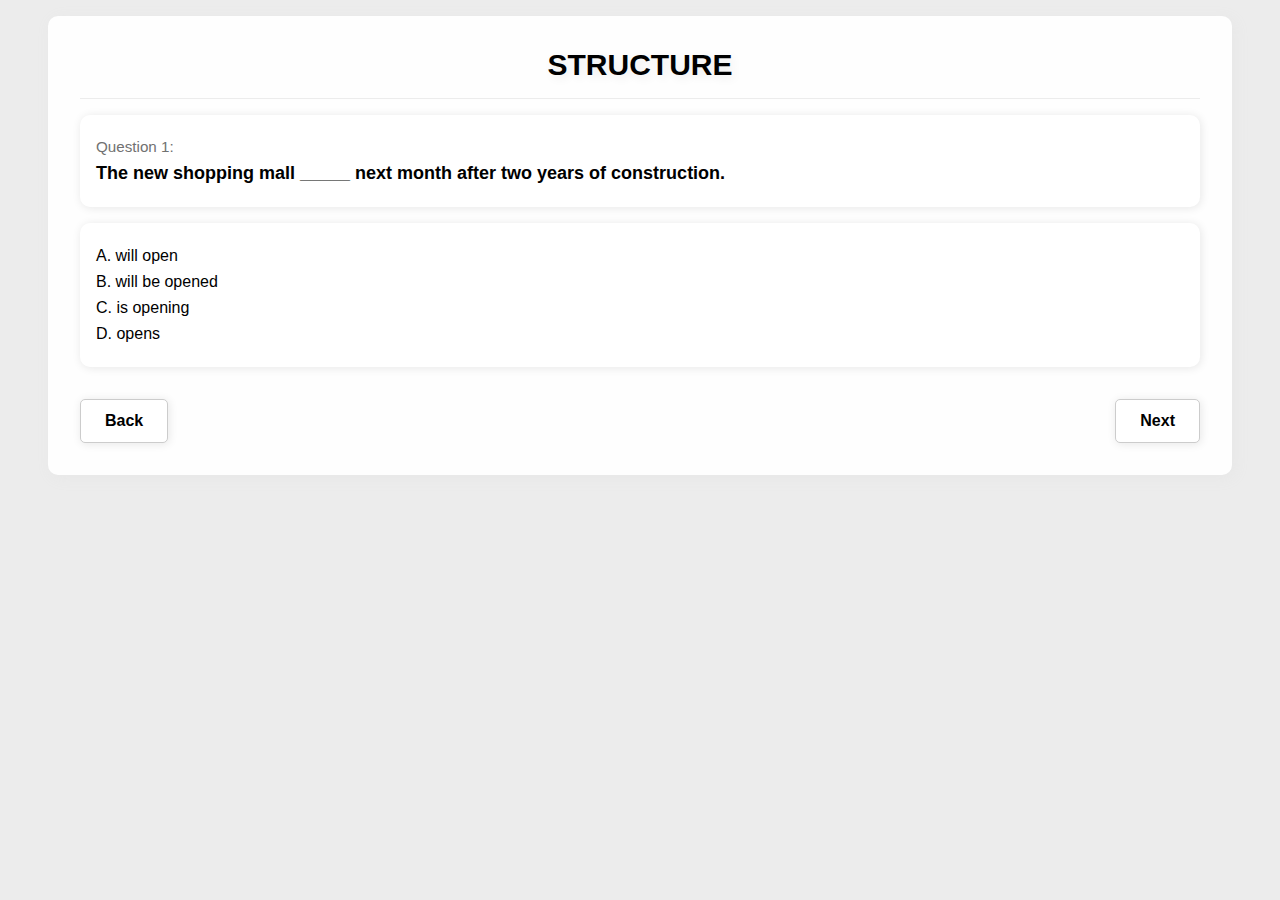
<file: src/pages/test/index.html>
<!DOCTYPE html>
<html lang="en">
  <head>
    <meta charset="UTF-8" />
    <meta name="viewport" content="width=device-width, initial-scale=1.0" />
    <title>TOEFL</title>
    <link rel="stylesheet" href="/src/css/test/style.css" />
    <link rel="stylesheet" href="/src/css/global.css" />
  </head>
  <body>
    <main></main>
    <script src="/src/js/test/index.js"></script>
  </body>
</html>
</file>
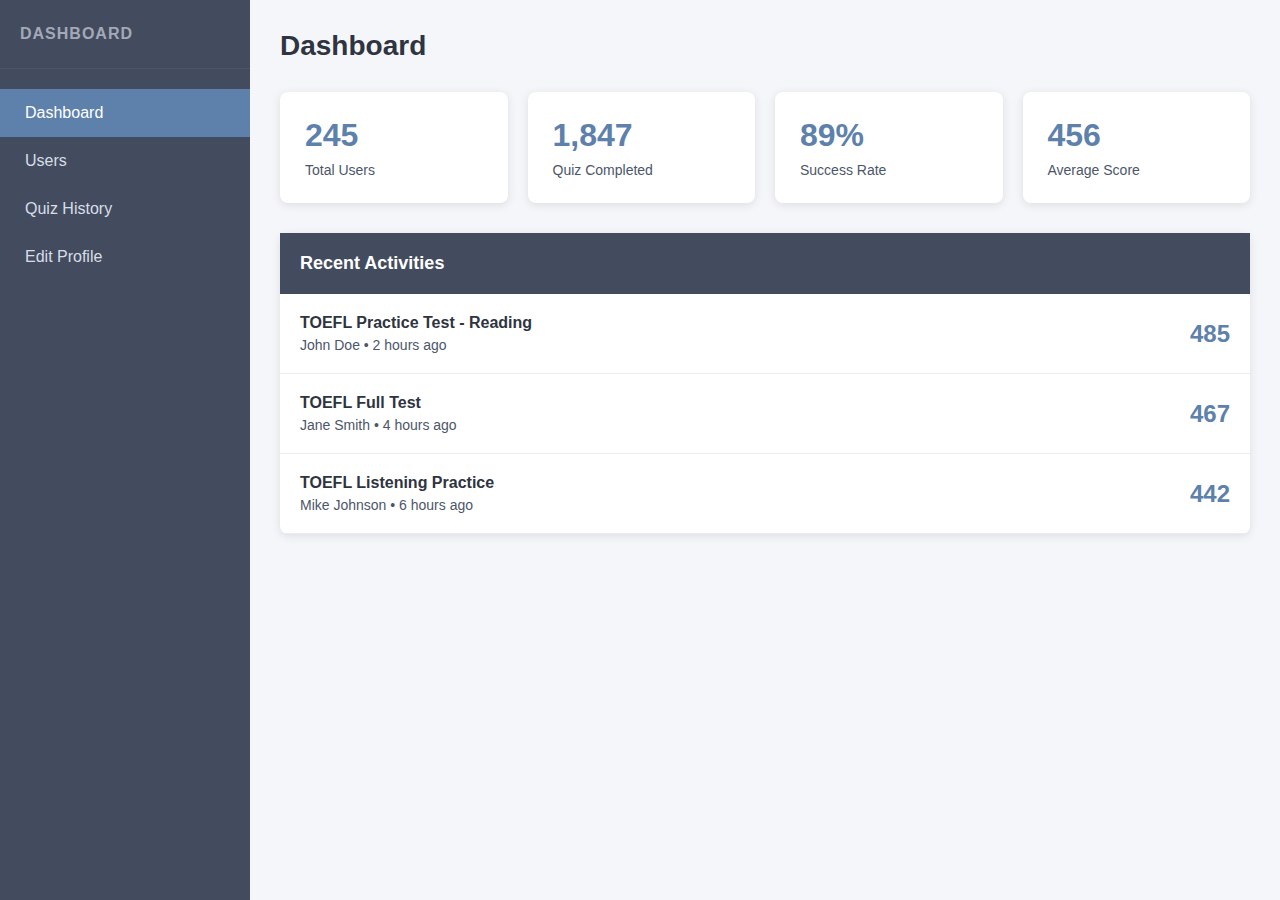
<file: src/pages/dashboard.html>
<!DOCTYPE html>
<html lang="id">
  <head>
    <meta charset="UTF-8" />
    <meta name="viewport" content="width=device-width, initial-scale=1.0" />
    <title>TOEFL Dashboard</title>
    <style>
      * {
        margin: 0;
        padding: 0;
        box-sizing: border-box;
      }

      body {
        font-family: "Segoe UI", Tahoma, Geneva, Verdana, sans-serif;
        background: #f5f6fa;
        display: flex;
        min-height: 100vh;
      }

      .sidebar {
        width: 250px;
        background: #434c5e;
        color: white;
        height: 100vh;
        position: fixed;
      }

      .sidebar-header {
        padding: 25px 20px;
        border-bottom: 1px solid #4c566a;
      }

      .sidebar-title {
        font-size: 16px;
        font-weight: 600;
        color: #a3a9b8;
        text-transform: uppercase;
        letter-spacing: 1px;
      }

      .sidebar-menu {
        padding: 20px 0;
      }

      .menu-item {
        display: block;
        padding: 15px 25px;
        color: #d8dee9;
        text-decoration: none;
        font-size: 16px;
        font-weight: 500;
        cursor: pointer;
        border: none;
        background: none;
        width: 100%;
        text-align: left;
        transition: all 0.3s ease;
      }

      .menu-item:hover {
        background: #4c566a;
        color: white;
      }

      .menu-item.active {
        background: #5e81ac;
        color: white;
      }

      .main-content {
        margin-left: 250px;
        flex: 1;
        padding: 30px;
      }

      .content-section {
        display: none;
      }

      .content-section.active {
        display: block;
      }

      .page-title {
        font-size: 28px;
        font-weight: 600;
        color: #2e3440;
        margin-bottom: 30px;
      }

      /* Dashboard Styles */
      .stats-grid {
        display: grid;
        grid-template-columns: repeat(4, 1fr);
        gap: 20px;
        margin-bottom: 30px;
      }

      .stat-card {
        background: white;
        padding: 25px;
        border-radius: 8px;
        box-shadow: 0 2px 10px rgba(0, 0, 0, 0.1);
      }

      .stat-number {
        font-size: 32px;
        font-weight: bold;
        color: #5e81ac;
        margin-bottom: 8px;
      }

      .stat-label {
        font-size: 14px;
        color: #4c566a;
      }

      /* Users Table */
      .users-container {
        background: white;
        border-radius: 8px;
        box-shadow: 0 2px 10px rgba(0, 0, 0, 0.1);
        overflow: hidden;
      }

      .table-header {
        background: #434c5e;
        color: white;
        padding: 20px;
        display: flex;
        justify-content: space-between;
        align-items: center;
      }

      .table-title {
        font-size: 18px;
        font-weight: 600;
      }

      .add-btn {
        background: #a3be8c;
        color: white;
        border: none;
        padding: 8px 16px;
        border-radius: 4px;
        cursor: pointer;
        font-size: 14px;
      }

      .users-table {
        width: 100%;
        border-collapse: collapse;
      }

      .users-table th {
        background: #f8f9fa;
        padding: 15px 20px;
        text-align: left;
        font-weight: 600;
        color: #2e3440;
        border-bottom: 1px solid #e9ecef;
      }

      .users-table td {
        padding: 15px 20px;
        border-bottom: 1px solid #e9ecef;
        color: #2e3440;
      }

      .users-table tr:hover {
        background: #f8f9fa;
      }

      .role-badge {
        padding: 4px 12px;
        border-radius: 12px;
        font-size: 12px;
        font-weight: 600;
      }

      .role-admin {
        background: #bf616a;
        color: white;
      }

      .role-user {
        background: #5e81ac;
        color: white;
      }

      .action-btn {
        padding: 4px 8px;
        border: none;
        border-radius: 3px;
        cursor: pointer;
        font-size: 12px;
        margin-right: 5px;
      }

      .edit-btn {
        background: #ebcb8b;
        color: #2e3440;
      }

      .delete-btn {
        background: #bf616a;
        color: white;
      }

      /* Quiz History */
      .quiz-container {
        background: white;
        border-radius: 8px;
        box-shadow: 0 2px 10px rgba(0, 0, 0, 0.1);
      }

      .quiz-item {
        padding: 20px;
        border-bottom: 1px solid #e9ecef;
        display: flex;
        justify-content: space-between;
        align-items: center;
      }

      .quiz-item:hover {
        background: #f8f9fa;
      }

      .quiz-info h4 {
        color: #2e3440;
        font-size: 16px;
        margin-bottom: 5px;
      }

      .quiz-info p {
        color: #4c566a;
        font-size: 14px;
      }

      .quiz-score {
        font-size: 24px;
        font-weight: bold;
        color: #5e81ac;
      }

      /* Profile */
      .profile-grid {
        display: grid;
        grid-template-columns: 300px 1fr;
        gap: 30px;
      }

      .profile-card {
        background: white;
        padding: 30px;
        border-radius: 8px;
        box-shadow: 0 2px 10px rgba(0, 0, 0, 0.1);
        text-align: center;
      }

      .profile-avatar {
        width: 100px;
        height: 100px;
        border-radius: 50%;
        background: #5e81ac;
        display: flex;
        align-items: center;
        justify-content: center;
        color: white;
        font-size: 36px;
        font-weight: bold;
        margin: 0 auto 20px;
      }

      .profile-name {
        font-size: 20px;
        font-weight: 600;
        color: #2e3440;
        margin-bottom: 10px;
      }

      .profile-role {
        color: #4c566a;
        margin-bottom: 20px;
      }

      .profile-details {
        background: white;
        padding: 30px;
        border-radius: 8px;
        box-shadow: 0 2px 10px rgba(0, 0, 0, 0.1);
      }

      .detail-item {
        display: flex;
        justify-content: space-between;
        padding: 12px 0;
        border-bottom: 1px solid #e9ecef;
      }

      .detail-label {
        font-weight: 600;
        color: #2e3440;
      }

      .detail-value {
        color: #4c566a;
      }

      .btn {
        background: #5e81ac;
        color: white;
        border: none;
        padding: 10px 20px;
        border-radius: 4px;
        cursor: pointer;
        font-size: 14px;
        margin-top: 15px;
      }

      .btn:hover {
        background: #4c6983;
      }
    </style>
  </head>
  <body>
    <div class="sidebar">
      <div class="sidebar-header">
        <div class="sidebar-title">Dashboard</div>
      </div>
      <div class="sidebar-menu">
        <button class="menu-item active" onclick="showSection('dashboard')">
          Dashboard
        </button>
        <button class="menu-item" onclick="showSection('users')">Users</button>
        <button class="menu-item" onclick="showSection('quiz-history')">
          Quiz History
        </button>
        <button class="menu-item" onclick="showSection('profile')">
          Edit Profile
        </button>
      </div>
    </div>

    <div class="main-content">
      <!-- Dashboard Section -->
      <div id="dashboard" class="content-section active">
        <h1 class="page-title">Dashboard</h1>

        <div class="stats-grid">
          <div class="stat-card">
            <div class="stat-number">245</div>
            <div class="stat-label">Total Users</div>
          </div>
          <div class="stat-card">
            <div class="stat-number">1,847</div>
            <div class="stat-label">Quiz Completed</div>
          </div>
          <div class="stat-card">
            <div class="stat-number">89%</div>
            <div class="stat-label">Success Rate</div>
          </div>
          <div class="stat-card">
            <div class="stat-number">456</div>
            <div class="stat-label">Average Score</div>
          </div>
        </div>

        <div class="quiz-container">
          <div class="table-header">
            <h3 class="table-title">Recent Activities</h3>
          </div>
          <div class="quiz-item">
            <div class="quiz-info">
              <h4>TOEFL Practice Test - Reading</h4>
              <p>John Doe • 2 hours ago</p>
            </div>
            <div class="quiz-score">485</div>
          </div>
          <div class="quiz-item">
            <div class="quiz-info">
              <h4>TOEFL Full Test</h4>
              <p>Jane Smith • 4 hours ago</p>
            </div>
            <div class="quiz-score">467</div>
          </div>
          <div class="quiz-item">
            <div class="quiz-info">
              <h4>TOEFL Listening Practice</h4>
              <p>Mike Johnson • 6 hours ago</p>
            </div>
            <div class="quiz-score">442</div>
          </div>
        </div>
      </div>

      <!-- Users Section -->
      <div id="users" class="content-section">
        <h1 class="page-title">Users</h1>

        <div class="users-container">
          <div class="table-header">
            <h3 class="table-title">All Users</h3>
            <button class="add-btn">Add New User</button>
          </div>
          <table class="users-table">
            <thead>
              <tr>
                <th>Name</th>
                <th>Email</th>
                <th>Role</th>
                <th>Actions</th>
              </tr>
            </thead>
            <tbody>
              <tr>
                <td>Jenny Wilson</td>
                <td>jenny.wilson@example.com</td>
                <td><span class="role-badge role-admin">Admin</span></td>
                <td>
                  <button class="action-btn edit-btn">Edit</button>
                  <button class="action-btn delete-btn">Delete</button>
                </td>
              </tr>
              <tr>
                <td>Wade Warren</td>
                <td>wade.warren@example.com</td>
                <td><span class="role-badge role-user">User</span></td>
                <td>
                  <button class="action-btn edit-btn">Edit</button>
                  <button class="action-btn delete-btn">Delete</button>
                </td>
              </tr>
              <tr>
                <td>Robert Fox</td>
                <td>robert.fox@example.com</td>
                <td><span class="role-badge role-user">User</span></td>
                <td>
                  <button class="action-btn edit-btn">Edit</button>
                  <button class="action-btn delete-btn">Delete</button>
                </td>
              </tr>
              <tr>
                <td>Jane Cooper</td>
                <td>jane.cooper@example.com</td>
                <td><span class="role-badge role-user">User</span></td>
                <td>
                  <button class="action-btn edit-btn">Edit</button>
                  <button class="action-btn delete-btn">Delete</button>
                </td>
              </tr>
            </tbody>
          </table>
        </div>
      </div>

      <!-- Quiz History Section -->
      <div id="quiz-history" class="content-section">
        <h1 class="page-title">Quiz History</h1>

        <div class="quiz-container">
          <div class="table-header">
            <h3 class="table-title">All Quiz Results</h3>
          </div>
          <div class="quiz-item">
            <div class="quiz-info">
              <h4>TOEFL iBT Practice Test</h4>
              <p>John Doe • 8 Juni 2025</p>
            </div>
            <div class="quiz-score">485</div>
          </div>
          <div class="quiz-item">
            <div class="quiz-info">
              <h4>TOEFL iBT Full Test</h4>
              <p>Jane Smith • 1 Juni 2025</p>
            </div>
            <div class="quiz-score">467</div>
          </div>
          <div class="quiz-item">
            <div class="quiz-info">
              <h4>TOEFL Reading & Listening</h4>
              <p>Mike Johnson • 25 Mei 2025</p>
            </div>
            <div class="quiz-score">442</div>
          </div>
          <div class="quiz-item">
            <div class="quiz-info">
              <h4>TOEFL Practice Test</h4>
              <p>Sarah Wilson • 18 Mei 2025</p>
            </div>
            <div class="quiz-score">398</div>
          </div>
          <div class="quiz-item">
            <div class="quiz-info">
              <h4>TOEFL Speaking & Writing</h4>
              <p>Robert Brown • 10 Mei 2025</p>
            </div>
            <div class="quiz-score">425</div>
          </div>
        </div>
      </div>

      <!-- Profile Section -->
      <div id="profile" class="content-section">
        <h1 class="page-title">Edit Profile</h1>

        <div class="profile-grid">
          <div class="profile-card">
            <div class="profile-avatar">JD</div>
            <h3 class="profile-name">John Doe</h3>
            <p class="profile-role">Administrator</p>
            <button class="btn">Change Photo</button>
          </div>

          <div class="profile-details">
            <h3 style="margin-bottom: 20px; color: #2e3440">
              Personal Information
            </h3>
            <div class="detail-item">
              <span class="detail-label">Full Name</span>
              <span class="detail-value">John Doe</span>
            </div>
            <div class="detail-item">
              <span class="detail-label">Email</span>
              <span class="detail-value">john.doe@example.com</span>
            </div>
            <div class="detail-item">
              <span class="detail-label">Phone</span>
              <span class="detail-value">+62 812-3456-7890</span>
            </div>
            <div class="detail-item">
              <span class="detail-label">Join Date</span>
              <span class="detail-value">15 January 2024</span>
            </div>
            <div class="detail-item">
              <span class="detail-label">Status</span>
              <span class="detail-value">Active</span>
            </div>
            <button class="btn">Edit Information</button>
          </div>
        </div>
      </div>
    </div>

    <script>
      function showSection(sectionId) {
        // Hide all sections
        const sections = document.querySelectorAll(".content-section");
        sections.forEach((section) => {
          section.classList.remove("active");
        });

        // Show selected section
        document.getElementById(sectionId).classList.add("active");

        // Update active menu item
        const menuItems = document.querySelectorAll(".menu-item");
        menuItems.forEach((item) => {
          item.classList.remove("active");
        });

        // Add active class to clicked menu item
        event.target.classList.add("active");
      }
    </script>
  </body>
</html>
</file>
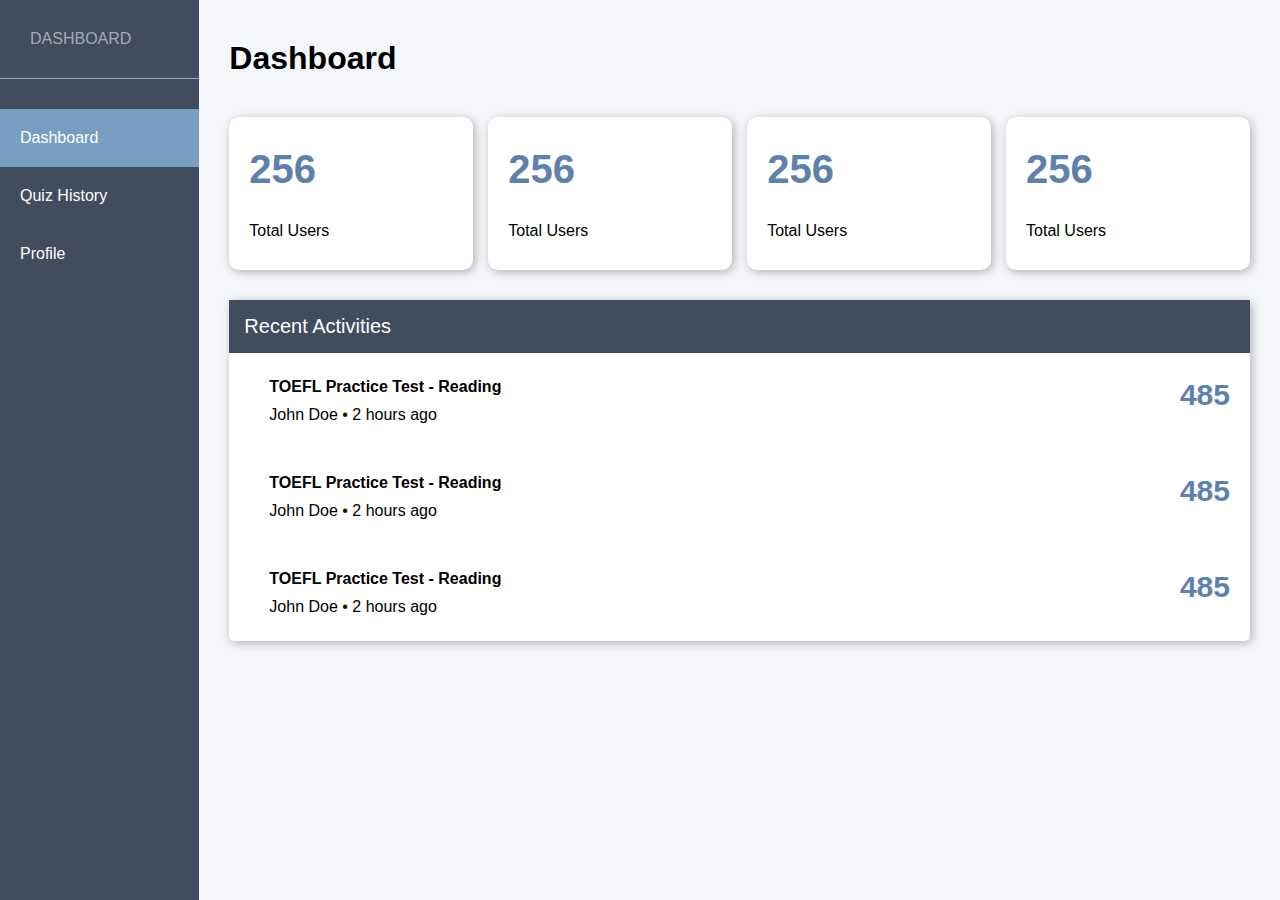
<file: src/pages/dashboard/dashboard.html>
<!DOCTYPE html>
<html lang="en">
  <head>
    <meta charset="UTF-8" />
    <meta name="viewport" content="width=device-width, initial-scale=1.0" />
    <title>Dahboard</title>

    <link rel="stylesheet" href="/src/css/dashboard/dashboard.css" />
    <link rel="stylesheet" href="/src/css/global.css" />
  </head>
  <body>
    <main>
      <section class="left-dashboard">
        <div class="top">
          <p>DASHBOARD</p>
        </div>
        <div class="bottom">
          <div>Dashboard</div>
          <div><a href="quizHistory.html">Quiz History</a></div>
          <div><a href="profile.html">Profile</a></div>
        </div>
      </section>

      <section class="content">
        <div class="top">
          <h1>Dashboard</h1>
        </div>

        <div class="mid">
          <div class="total-user card">
            <div class="top">256</div>
            <div class="bottom">Total Users</div>
          </div>
          <div class="complete-quiz card">
            <div class="top">256</div>
            <div class="bottom">Total Users</div>
          </div>
          <div class="success-rate card">
            <div class="top">256</div>
            <div class="bottom">Total Users</div>
          </div>
          <div class="average-score card">
            <div class="top">256</div>
            <div class="bottom">Total Users</div>
          </div>
        </div>

        <div class="bottom">
          <div class="top">Recent Activities</div>
          <div class="content">
            <div class="card-result">
              <div class="left">
                <h4>TOEFL Practice Test - Reading</h4>
                <p>John Doe • 2 hours ago</p>
              </div>
              <div class="right">
                <div>485</div>
              </div>
            </div>
            <div class="card-result">
              <div class="left">
                <h4>TOEFL Practice Test - Reading</h4>
                <p>John Doe • 2 hours ago</p>
              </div>
              <div class="right">
                <div>485</div>
              </div>
            </div>
            <div class="card-result">
              <div class="left">
                <h4>TOEFL Practice Test - Reading</h4>
                <p>John Doe • 2 hours ago</p>
              </div>
              <div class="right">
                <div>485</div>
              </div>
            </div>
          </div>
        </div>
      </section>
    </main>
  </body>
</html>
</file>
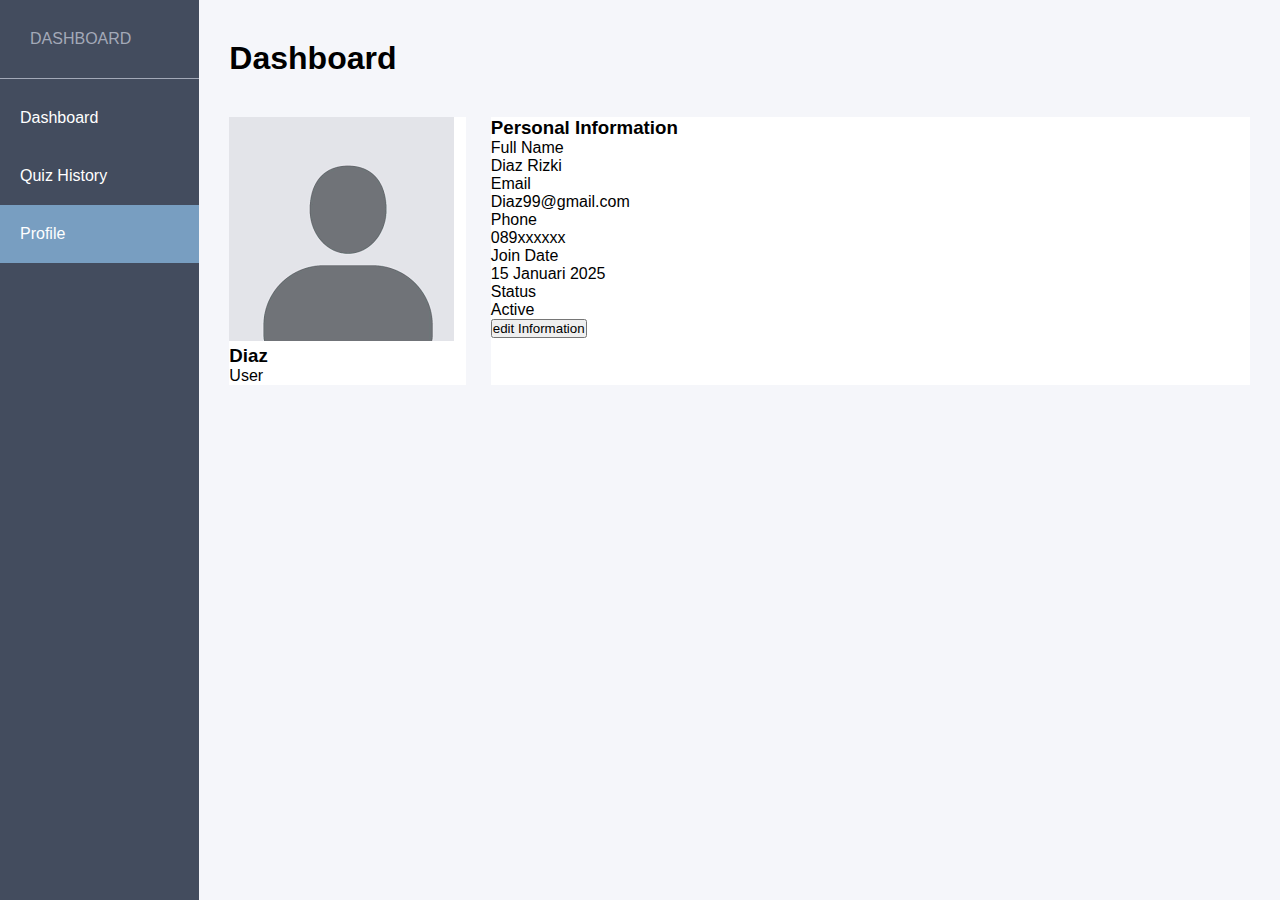
<file: src/pages/dashboard/profile.html>
<!DOCTYPE html>
<html lang="en">
  <head>
    <meta charset="UTF-8" />
    <meta name="viewport" content="width=device-width, initial-scale=1.0" />
    <title>Edit Profile</title>
    <link rel="stylesheet" href="/src/css/dashboard/profile.css" />
    <link rel="stylesheet" href="/src/css/global.css" />
  </head>
  <body>
    <main>
      <section class="left-dashboard">
        <div class="top">
          <p>DASHBOARD</p>
        </div>
        <div class="bottom">
          <div>Dashboard</div>
          <div><a href="quizHistory.html">Quiz History</a></div>
          <div><a href="profile.html">Profile</a></div>
        </div>
      </section>

      <section class="content">
        <div class="top">
          <h1>Dashboard</h1>
        </div>

        <div class="container-card">
          <div class="profile-user">
            <img src="/assets/image/profile.png" />
            <h3>Diaz</h3>
            <p>User</p>
          </div>
          <div class="profile-information">
            <h3>Personal Information</h3>
            <div class="left">Full Name</div>
            <div class="right" id="name">Diaz Rizki</div>
            <div class="left">Email</div>
            <div class="right" id="email">Diaz99@gmail.com</div>
            <div class="left">Phone</div>
            <div class="right" id="no">089xxxxxx</div>
            <div class="left">Join Date</div>
            <div class="right">15 Januari 2025</div>
            <div class="left">Status</div>
            <div class="right">Active</div>
            <button id="edit">edit Information</button>
          </div>
        </div>
      </section>
    </main>
    <script src="/src/js/edit.js"></script>
  </body>
</html>
</file>
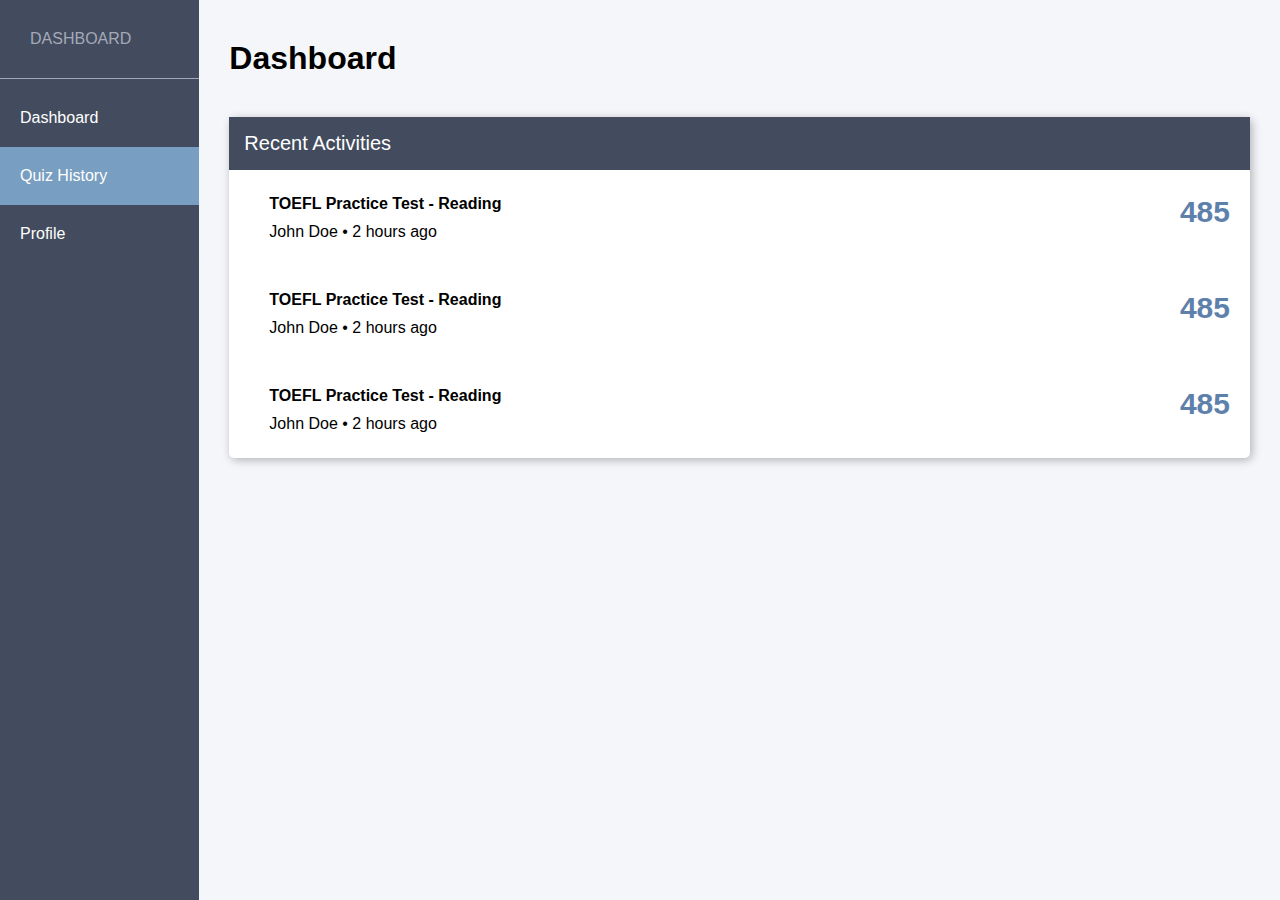
<file: src/pages/dashboard/quizHistory.html>
<!DOCTYPE html>
<html lang="en">
  <head>
    <meta charset="UTF-8" />
    <meta name="viewport" content="width=device-width, initial-scale=1.0" />
    <title>Quiz History</title>
    <link rel="stylesheet" href="/src/css/dashboard/quizHistory.css" />
    <link rel="stylesheet" href="/src/css/global.css" />
  </head>
  <body>
    <main>
      <section class="left-dashboard">
        <div class="top">
          <p>DASHBOARD</p>
        </div>
        <div class="bottom">
          <a href="dashboard.html"><div>Dashboard</div></a>
          <div>Quiz History</div>
          <a href="profile.html"><div>Profile</div></a>
        </div>
      </section>

      <section class="content">
        <div class="top">
          <h1>Dashboard</h1>
        </div>
        <div class="bottom">
          <div class="top">Recent Activities</div>
          <div class="content">
            <div class="card-result">
              <div class="left">
                <h4>TOEFL Practice Test - Reading</h4>
                <p>John Doe • 2 hours ago</p>
              </div>
              <div class="right">
                <div>485</div>
              </div>
            </div>
            <div class="card-result">
              <div class="left">
                <h4>TOEFL Practice Test - Reading</h4>
                <p>John Doe • 2 hours ago</p>
              </div>
              <div class="right">
                <div>485</div>
              </div>
            </div>
            <div class="card-result">
              <div class="left">
                <h4>TOEFL Practice Test - Reading</h4>
                <p>John Doe • 2 hours ago</p>
              </div>
              <div class="right">
                <div>485</div>
              </div>
            </div>
          </div>
        </div>
      </section>
    </main>
  </body>
</html>
</file>
<file: src/css/test/style.css>
:root {
  --bg-test: #f0f2f5;
  --card-test: #ffffff;
  --white: #ffffff;
  --black: #1c1e21;
  --second-text: #65676b;
  --shadow: rgba(0, 0, 0, 0.1);
}

body {
  margin: 0;
  padding: 2rem 1rem;
  box-sizing: border-box;
  font-family: "Poppins", sans-serif;
  background-color: var(--bg-test);
  color: var(--black);
  min-height: 100vh;
}

main {
  display: flex;
  flex-direction: column;
  justify-content: center;
  align-items: center;
  width: 100%;
}

main section {
  background-color: var(--card-test);
  width: 100%;
  max-width: 70rem;
  padding: 2rem;
  border-radius: 10px;
  display: flex;
  flex-direction: column;
  gap: 1rem;
  box-shadow: 3px 3px 15px var(--shadow);
}

main .judul {
  text-align: center;
  padding-bottom: 1rem;
  font-size: 1.875rem;
  font-weight: 700;
  text-shadow: 3px 3px 10px var(--bg-test);
  border-bottom: 1px solid var(--bg-test);
}

main .passage,
main .audio {
  background-color: #f7f7f7;
  padding: 1rem;
  border-radius: 8px;
  max-height: 150px;
  overflow-y: auto;
  border: 1px solid #e0e0e0;
}

main .passage p {
  line-height: 1.6;
}

main .audio audio {
  width: 100%;
  border-radius: 5px;
}

main .question {
  background-color: var(--white);
  padding: 0.5rem 1rem;
  box-shadow: 1px 1px 10px var(--shadow);
  border-radius: 10px;
}

main .question p {
  display: flex;
  flex-direction: column;
  color: var(--second-text);
  font-size: 0.95rem;
  font-weight: 500;
}

main .question p span {
  font-size: 1.125rem;
  margin-top: 0.5rem;
  color: var(--black);
  font-weight: 600;
}

main .answer {
  background-color: var(--white);
  box-shadow: 1px 1px 10px var(--shadow);
  padding: 1rem;
  border-radius: 10px;
}

main .answer p {
  font-size: 1rem;
  margin: 0.5rem 0;
}

main .btn {
  display: flex;
  justify-content: space-between;
  margin-top: auto;
  padding-top: 1rem;
}

button {
  font-family: "Poppins", sans-serif;
  font-size: 1rem;
  font-weight: 600;
  color: var(--black);
  background-color: var(--white);
  border: 1px solid #ccc;
  cursor: pointer;
  padding: 0.75rem 1.5rem;
  border-radius: 5px;
  box-shadow: 1px 1px 10px var(--shadow);
  transition: background-color 0.2s ease, transform 0.2s ease;
}

button:hover {
  background-color: #f5f5f5;
  transform: translateY(-2px);
}

button:active {
  transform: translateY(0);
  background-color: #e9e9e9;
}

@media (max-width: 768px) {
  body {
    padding: 1rem 2.5rem;
  }

  main {
    width: 100%;
  }

  main section {
    padding: 1.5rem;
  }

  main .judul {
    font-size: 1.5rem;
  }

  main .question p span {
    font-size: 1rem;
  }
}

@media (min-width: 768px) {
  body {
    padding: 1rem 2.5rem;
  }
}
</file>
<file: src/css/global.css>
:root {
  --abu-abu-dashboard: #434c5e;
  --abu-abu-font: #a3a9b8;
  --biru: #5e81ac;
  --biru-click: #789ec1;
  --hijau-user: #a3be8c;
  --merah-del: #bf616a;
  --kuning-edit: #ebcb8b;
  --putih-bg: #f5f6fa;

  --bg-test: #ececec;
  --card-test: #fefefe;
  --white: #ffffff;
  --second-text: #717171;
  --black: black;
  --shadow: #e7e7e7;
}
</file>
<file: src/css/dashboard/dashboard.css>
* {
  margin: 0;
  padding: 0;
  box-sizing: border-box;
}
body {
  height: 100vh;
  width: 100%;
  font-family: "Poopins", sans-serif;
  background-color: var(--putih-bg);
}
a {
  all: unset;
}
main {
  display: flex;
  height: 100%;
}

.left-dashboard {
  background-color: var(--abu-abu-dashboard);
  width: 250px;
  height: 100%;
  font-weight: 500;
  color: var(--abu-abu-font);
}

.left-dashboard .top {
  padding: 30px 20px 30px 30px;
  margin-bottom: 10px;
  border-bottom: 1px solid var(--abu-abu-font);
}
.left-dashboard .bottom {
  background-color: var(--abu-abu-dashboard);
  box-shadow: none;
}
.left-dashboard .bottom div {
  padding: 20px 20px;
  color: white;
  font-weight: 500;
  cursor: pointer;
}
.left-dashboard .bottom div:hover {
  background-color: rgba(0, 0, 0, 0.185);
}
.left-dashboard .bottom div:nth-child(1) {
  background-color: var(--biru-click);
}

.content {
  width: 100%;
  margin: 0 30px;
}

.content .top {
  padding: 40px 0;
}

.mid {
  display: grid;
  grid-template-columns: repeat(4, 1fr);
  gap: 15px;
}

.mid .card {
  background-color: white;
  box-shadow: 2px 2px 10px rgba(0, 0, 0, 0.281);
  border-radius: 10px;
  padding: 30px 20px;
}
.mid .card .top {
  padding: 0;
  /* margin-bottom: px; */
  font-size: 40px;
  font-weight: 700;
  color: var(--biru);
}

.card .bottom {
  box-shadow: none;
}

.bottom {
  background-color: white;
  margin-top: 30px;
  box-shadow: 2px 2px 10px rgba(0, 0, 0, 0.281);
  border-radius: 5px;
}
.bottom .top {
  background-color: var(--abu-abu-dashboard);
  color: white;
  font-weight: 500;
  font-size: 20px;
  padding: 15px;
}

.card-result {
  padding: 25px 50px 25px 10px;
  width: 100%;
  display: flex;
  justify-content: space-between;
}
.card-result h4 {
  margin-bottom: 10px;
}
.card-result .right div {
  font-size: 30px;
  font-weight: 600;
  color: var(--biru);
}
</file>
<file: src/css/dashboard/profile.css>
* {
  margin: 0;
  padding: 0;
  box-sizing: border-box;
}
body {
  height: 100vh;
  width: 100%;
  font-family: "Poopins", sans-serif;
  background-color: var(--putih-bg);
}
a {
  all: unset;
}
main {
  display: flex;
  height: 100%;
}

.left-dashboard {
  background-color: var(--abu-abu-dashboard);
  width: 250px;
  height: 100%;
  font-weight: 500;
  color: var(--abu-abu-font);
}

.left-dashboard .top {
  padding: 30px 20px 30px 30px;
  margin-bottom: 10px;
  border-bottom: 1px solid var(--abu-abu-font);
}
.left-dashboard .bottom {
  background-color: var(--abu-abu-dashboard);
  box-shadow: none;
}
.left-dashboard .bottom div {
  padding: 20px 20px;
  color: white;
  font-weight: 500;
  cursor: pointer;
}
.left-dashboard .bottom div:hover {
  background-color: rgba(0, 0, 0, 0.185);
}
.left-dashboard .bottom div:nth-child(3) {
  background-color: var(--biru-click);
}

.content {
  width: 100%;
  margin: 0 30px;
}

.content .top {
  padding: 40px 0;
}

.content .container-card {
  display: grid;
  grid-template-columns: repeat(4, 1fr);
  gap: 25px;
}

.profile-user {
  background-color: white;
  grid-column-start: 1;
}

.profile-information {
  background-color: white;
  grid-column: span 3 / span 3;
}

/*=========================================  */
/* JS */

.container {
  max-width: 600px;
  margin: 0 auto;
  background: white;
  border-radius: 12px;
  box-shadow: 0 2px 20px rgba(0, 0, 0, 0.1);
  overflow: hidden;
}

.header {
  background: #4a90e2;
  color: white;
  padding: 24px;
  text-align: center;
}

.header h1 {
  font-size: 24px;
  font-weight: 600;
}

.form-container {
  padding: 32px;
}

.form-group {
  margin-bottom: 24px;
}

.form-group label {
  display: block;
  margin-bottom: 8px;
  font-weight: 500;
  color: #333;
  font-size: 14px;
}

.form-group input,
.form-group select {
  width: 100%;
  padding: 12px 16px;
  border: 2px solid #e1e5e9;
  border-radius: 8px;
  font-size: 16px;
  transition: border-color 0.2s ease;
  background: white;
}

.form-group input:focus,
.form-group select:focus {
  outline: none;
  border-color: #4a90e2;
  box-shadow: 0 0 0 3px rgba(74, 144, 226, 0.1);
}

.button-group {
  display: flex;
  gap: 12px;
  justify-content: flex-end;
  margin-top: 32px;
  padding-top: 24px;
  border-top: 1px solid #e1e5e9;
}

.btn {
  padding: 12px 24px;
  border: none;
  border-radius: 8px;
  font-size: 14px;
  font-weight: 500;
  cursor: pointer;
  transition: all 0.2s ease;
  text-decoration: none;
  display: inline-block;
  text-align: center;
}

.btn-primary {
  background: #4a90e2;
  color: white;
}

.btn-primary:hover {
  background: #357abd;
  transform: translateY(-1px);
}

.btn-secondary {
  background: #f8f9fa;
  color: #6c757d;
  border: 1px solid #dee2e6;
}

.btn-secondary:hover {
  background: #e9ecef;
}

.success-message {
  background: #d4edda;
  color: #155724;
  padding: 16px;
  border-radius: 8px;
  margin-bottom: 24px;
  border: 1px solid #c3e6cb;
  display: none;
}
</file>
<file: src/css/dashboard/quizHistory.css>
* {
  margin: 0;
  padding: 0;
  box-sizing: border-box;
}
body {
  height: 100vh;
  width: 100%;
  font-family: "Poopins", sans-serif;
  background-color: var(--putih-bg);
}
a {
  all: unset;
}
main {
  display: flex;
  height: 100%;
}

.left-dashboard {
  background-color: var(--abu-abu-dashboard);
  width: 250px;
  height: 100%;
  font-weight: 500;
  color: var(--abu-abu-font);
}

.left-dashboard .top {
  padding: 30px 20px 30px 30px;
  margin-bottom: 10px;
  border-bottom: 1px solid var(--abu-abu-font);
}
.left-dashboard .bottom {
  background-color: var(--abu-abu-dashboard);
  box-shadow: none;
}
.left-dashboard .bottom div {
  padding: 20px 20px;
  color: white;
  font-weight: 500;
  cursor: pointer;
}
.left-dashboard .bottom div:hover {
  background-color: rgba(0, 0, 0, 0.185);
}
.left-dashboard .bottom div:nth-child(2) {
  background-color: var(--biru-click);
}

.content {
  width: 100%;
  margin: 0 30px;
}

.content .top {
  padding: 40px 0;
}

.card .bottom {
  box-shadow: none;
}

.bottom {
  background-color: white;
  box-shadow: 2px 2px 10px rgba(0, 0, 0, 0.281);
  border-radius: 5px;
}
.bottom .top {
  background-color: var(--abu-abu-dashboard);
  color: white;
  font-weight: 500;
  font-size: 20px;
  padding: 15px;
}

.card-result {
  padding: 25px 50px 25px 10px;
  width: 100%;
  display: flex;
  justify-content: space-between;
}
.card-result h4 {
  margin-bottom: 10px;
}
.card-result .right div {
  font-size: 30px;
  font-weight: 600;
  color: var(--biru);
}
</file>
